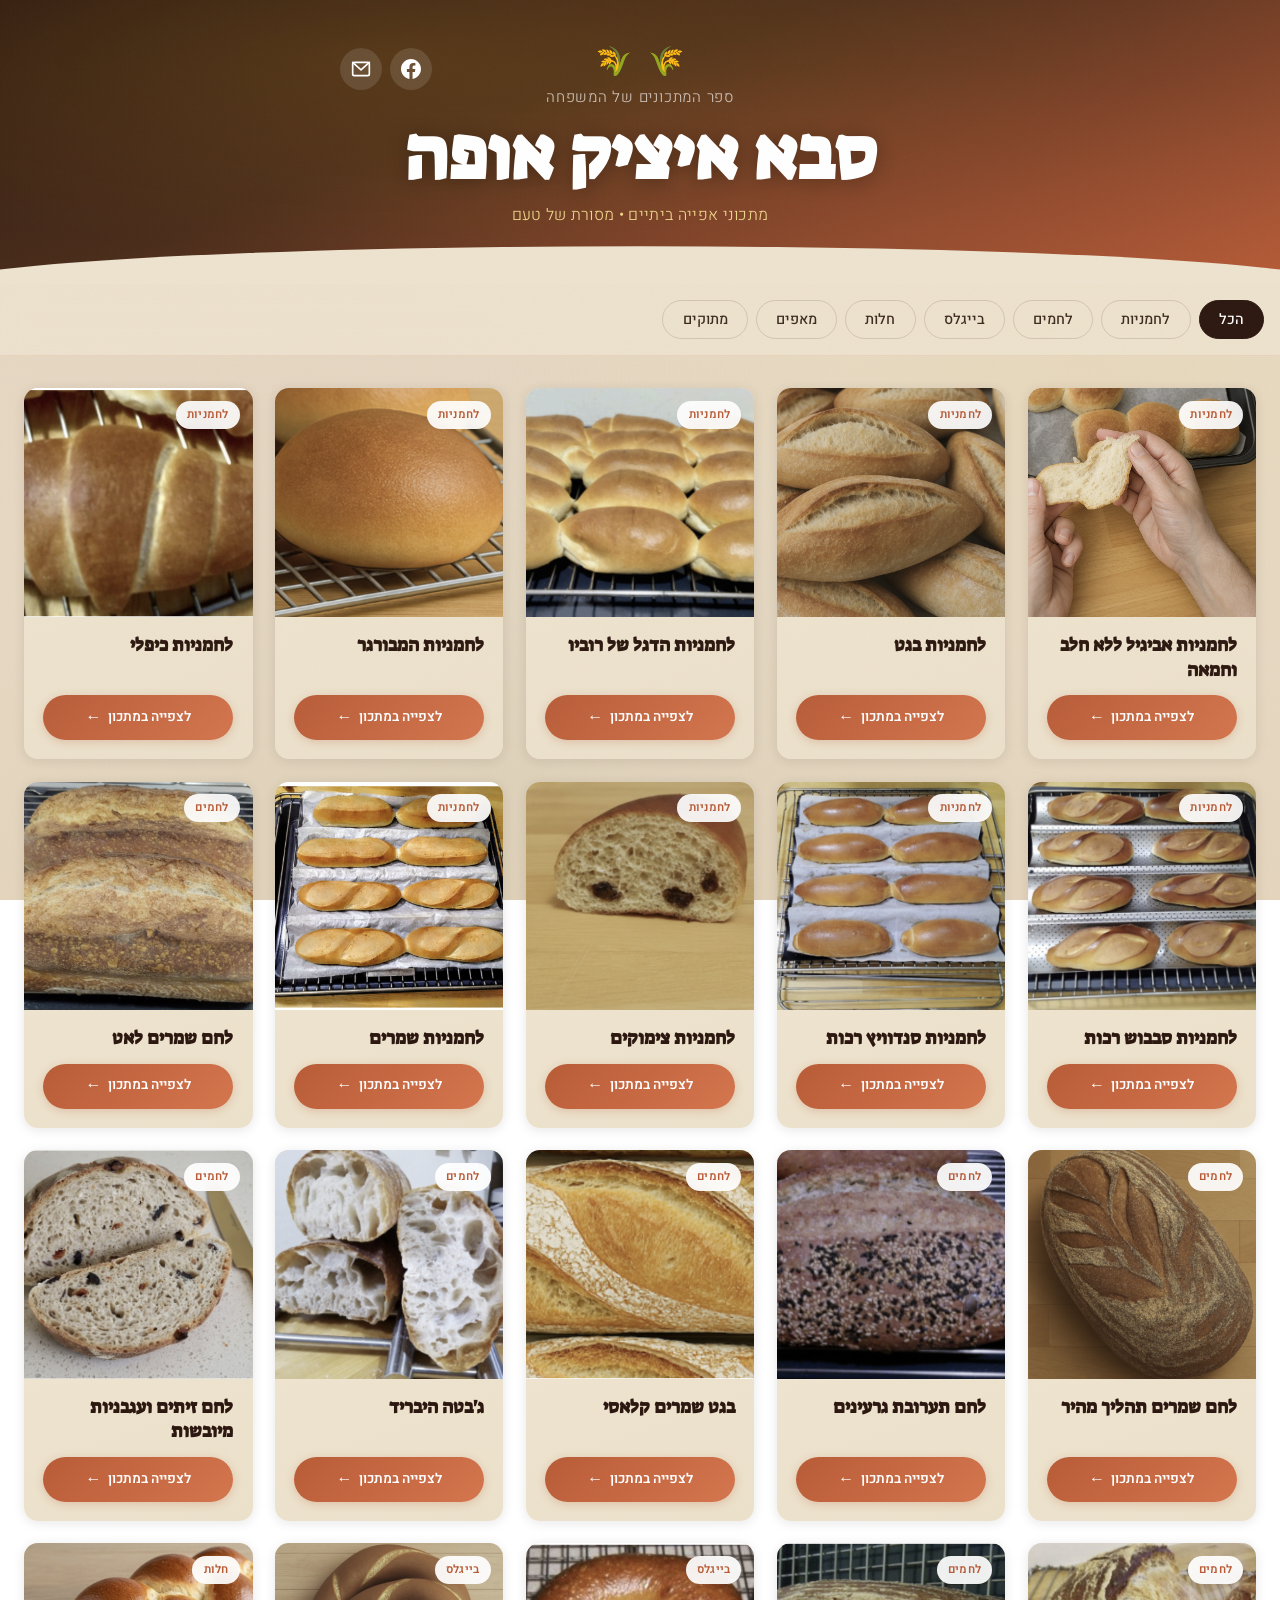
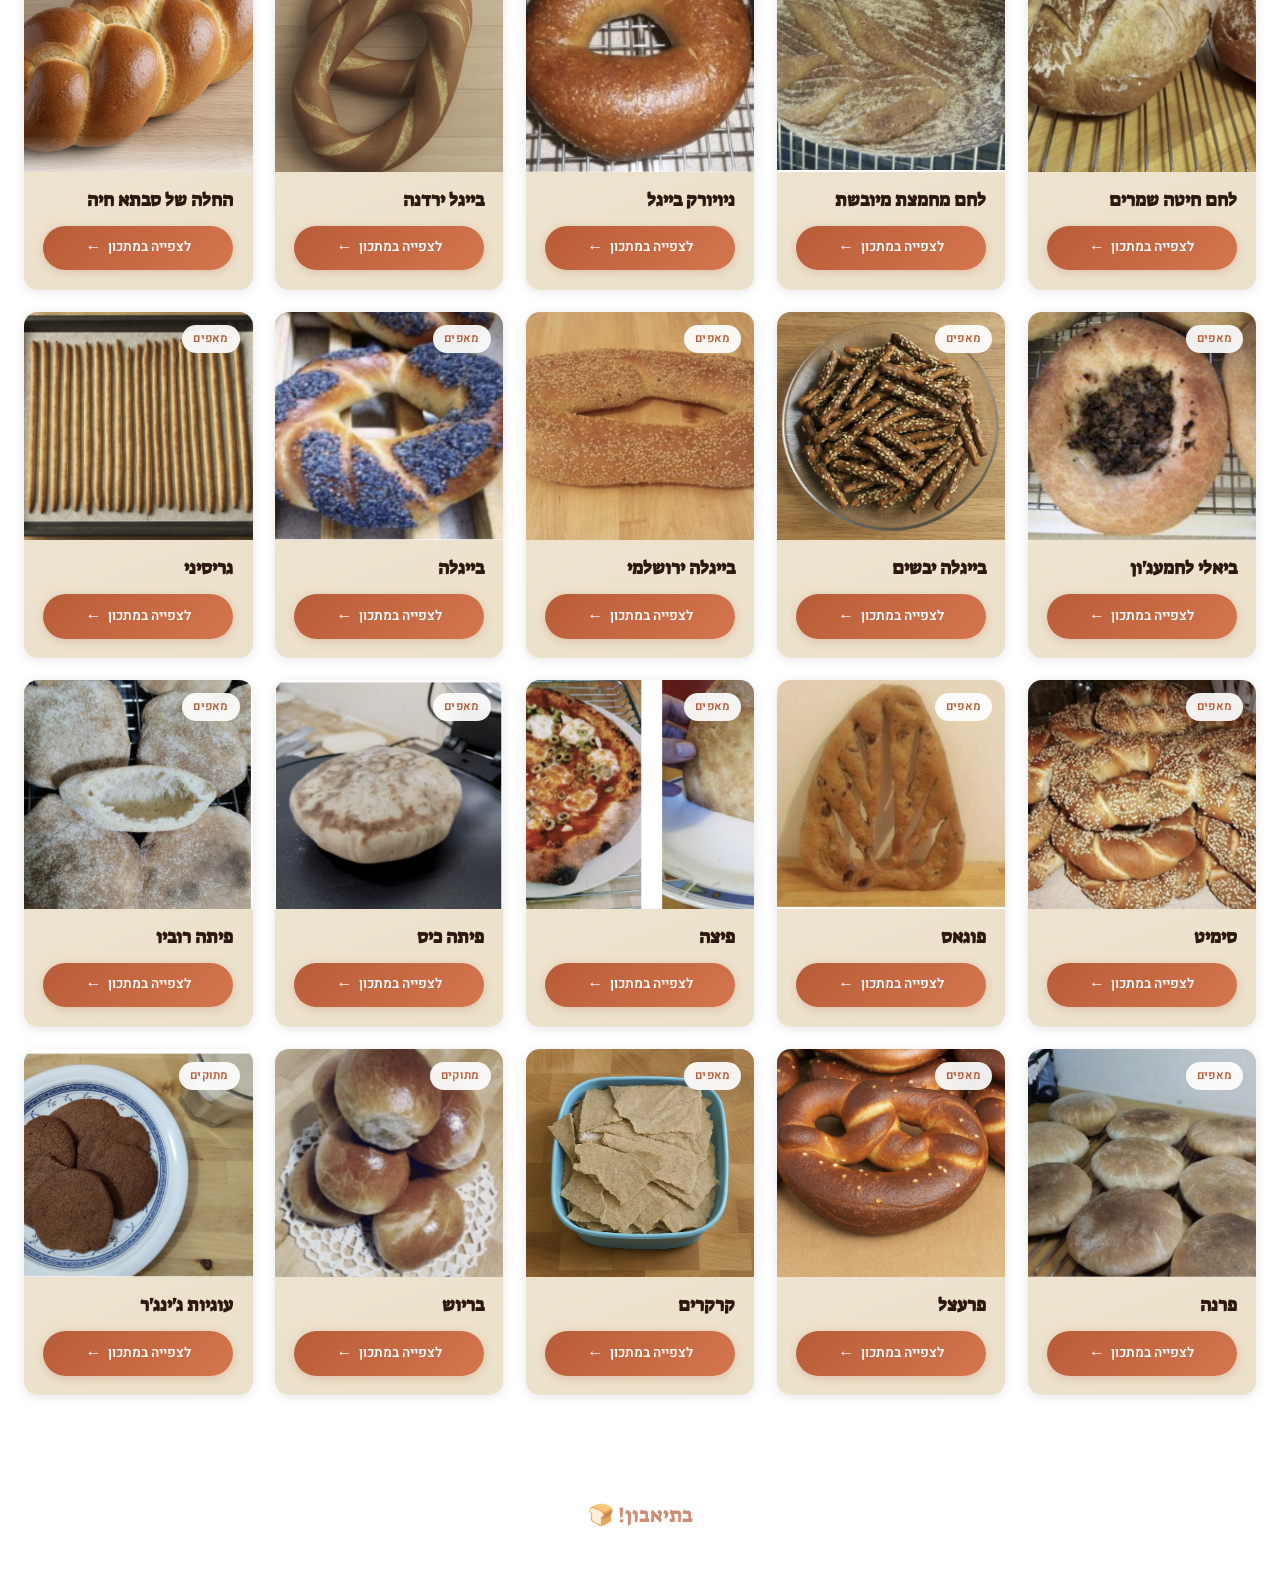
<file: index.html>
<!DOCTYPE html>
<html lang="he" dir="rtl">
<head>
  <meta charset="UTF-8">
  <meta name="viewport" content="width=device-width, initial-scale=1">
  <title>סבא איציק אופה</title>
  <link rel="preconnect" href="https://fonts.googleapis.com">
  <link rel="preconnect" href="https://fonts.gstatic.com" crossorigin>
  <link href="https://fonts.googleapis.com/css2?family=Heebo:wght@300;400;500;600;700&family=Suez+One&display=swap" rel="stylesheet">
  <link rel="stylesheet" href="style.css">
</head>
<body>

  <div class="grain-overlay" aria-hidden="true"></div>

  <header class="site-header">
    <div class="header-inner">
      <div class="header-decoration" aria-hidden="true">
        <span class="wheat wheat-right">🌾</span>
        <span class="wheat wheat-left">🌾</span>
      </div>
      <p class="header-subtitle">ספר המתכונים של המשפחה</p>
      <h1 class="header-title">סבא איציק אופה</h1>
      <p class="header-tagline">מתכוני אפייה ביתיים &#8226; מסורת של טעם</p>
      <div class="header-social">
        <a href="https://www.facebook.com/profile.php?id=61558004886525"
           target="_blank"
           rel="noopener noreferrer"
           class="social-link"
           aria-label="Facebook">
          <svg width="22" height="22" viewBox="0 0 24 24" fill="currentColor"><path d="M24 12.073c0-6.627-5.373-12-12-12s-12 5.373-12 12c0 5.99 4.388 10.954 10.125 11.854v-8.385H7.078v-3.47h3.047V9.43c0-3.007 1.792-4.669 4.533-4.669 1.312 0 2.686.235 2.686.235v2.953H15.83c-1.491 0-1.956.925-1.956 1.874v2.25h3.328l-.532 3.47h-2.796v8.385C19.612 23.027 24 18.062 24 12.073z"/></svg>
        </a>
        <a href="mailto:1946bread@gmail.com"
           class="social-link"
           aria-label="שלח אימייל">
          <svg width="22" height="22" viewBox="0 0 24 24" fill="none" stroke="currentColor" stroke-width="2" stroke-linecap="round" stroke-linejoin="round"><rect x="2" y="4" width="20" height="16" rx="2"/><path d="M22 4L12 13 2 4"/></svg>
        </a>
      </div>
    </div>
  </header>

  <nav class="filter-bar" aria-label="סינון לפי קטגוריה">
    <div class="filter-inner">
      <button class="filter-chip active" data-category="all">הכל</button>
    </div>
  </nav>

  <main class="main-content">
    <div id="recipes-container" class="recipe-grid"></div>
  </main>

  <footer class="site-footer">
    <p>בתיאבון! 🍞</p>
  </footer>

  <!-- ====== RECIPE MODAL OVERLAY ====== -->
  <div class="modal-overlay" id="modal-overlay" aria-hidden="true">
    <div class="modal-backdrop" id="modal-backdrop"></div>

    <div class="modal-container" id="modal-container">
      <!-- Close button -->
      <button class="modal-close" id="modal-close" aria-label="סגור">
        <svg width="24" height="24" viewBox="0 0 24 24" fill="none" stroke="currentColor" stroke-width="2" stroke-linecap="round" stroke-linejoin="round"><line x1="18" y1="6" x2="6" y2="18"/><line x1="6" y1="6" x2="18" y2="18"/></svg>
      </button>

      <!-- Hero image -->
      <div class="modal-hero">
        <img id="modal-image" class="modal-hero-img" alt="">
        <div class="modal-hero-overlay"></div>
        <div class="modal-hero-content">
          <span id="modal-badge" class="recipe-badge"></span>
          <h2 id="modal-title" class="modal-hero-title"></h2>
        </div>
        <!-- Prev / Next inside hero -->
        <button class="modal-nav modal-nav-prev" id="nav-prev" aria-label="המתכון הקודם">
          <svg width="20" height="20" viewBox="0 0 24 24" fill="none" stroke="currentColor" stroke-width="2.5" stroke-linecap="round" stroke-linejoin="round"><path d="M9 18l6-6-6-6"/></svg>
        </button>
        <button class="modal-nav modal-nav-next" id="nav-next" aria-label="המתכון הבא">
          <svg width="20" height="20" viewBox="0 0 24 24" fill="none" stroke="currentColor" stroke-width="2.5" stroke-linecap="round" stroke-linejoin="round"><path d="M15 18l-6-6 6-6"/></svg>
        </button>
      </div>

      <!-- Body -->
      <div class="modal-body">
        <div class="modal-actions">
          <button class="action-btn print-btn" id="modal-print">
            <svg width="18" height="18" viewBox="0 0 24 24" fill="none" stroke="currentColor" stroke-width="2" stroke-linecap="round" stroke-linejoin="round"><polyline points="6 9 6 2 18 2 18 9"/><path d="M6 18H4a2 2 0 0 1-2-2v-5a2 2 0 0 1 2-2h16a2 2 0 0 1 2 2v5a2 2 0 0 1-2 2h-2"/><rect x="6" y="14" width="12" height="8"/></svg>
            הדפסה
          </button>
          <button class="action-btn share-btn" id="modal-share">
            <svg width="18" height="18" viewBox="0 0 24 24" fill="none" stroke="currentColor" stroke-width="2" stroke-linecap="round" stroke-linejoin="round"><circle cx="18" cy="5" r="3"/><circle cx="6" cy="12" r="3"/><circle cx="18" cy="19" r="3"/><line x1="8.59" y1="13.51" x2="15.42" y2="17.49"/><line x1="15.41" y1="6.51" x2="8.59" y2="10.49"/></svg>
            שיתוף
          </button>
        </div>

        <div class="recipe-divider" aria-hidden="true"><span class="divider-icon">🍞</span></div>

        <div id="modal-content" class="recipe-text"></div>

        <div class="recipe-divider" aria-hidden="true"><span class="divider-icon">🌾</span></div>

        <!-- Similar recipes -->
        <section id="modal-similar-section" class="similar-section" style="display:none">
          <h3 class="similar-title">עוד מתכונים שאולי תאהבו</h3>
          <div id="modal-similar-grid" class="similar-grid"></div>
        </section>
      </div>
    </div>
  </div>

<script src="recipes.js"></script>
<script src="app.js"></script>
</body>
</html>
</file>
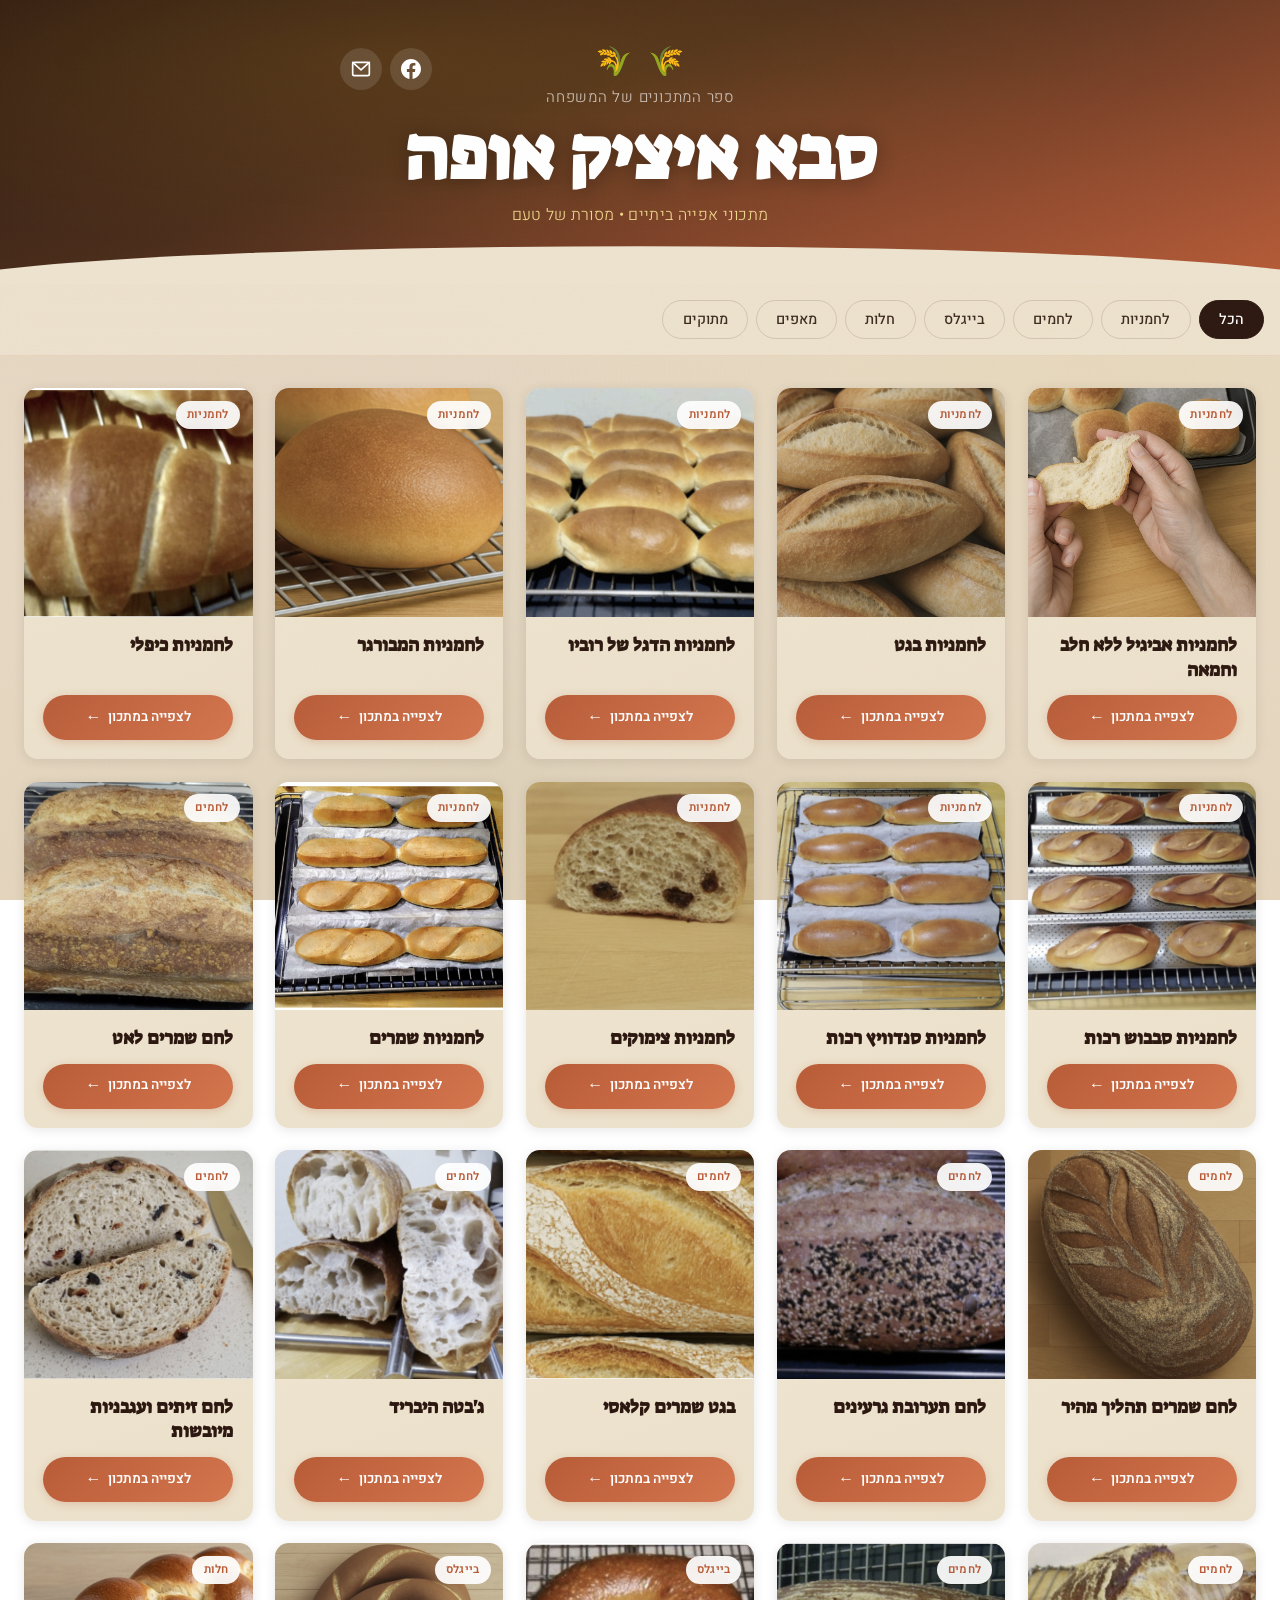
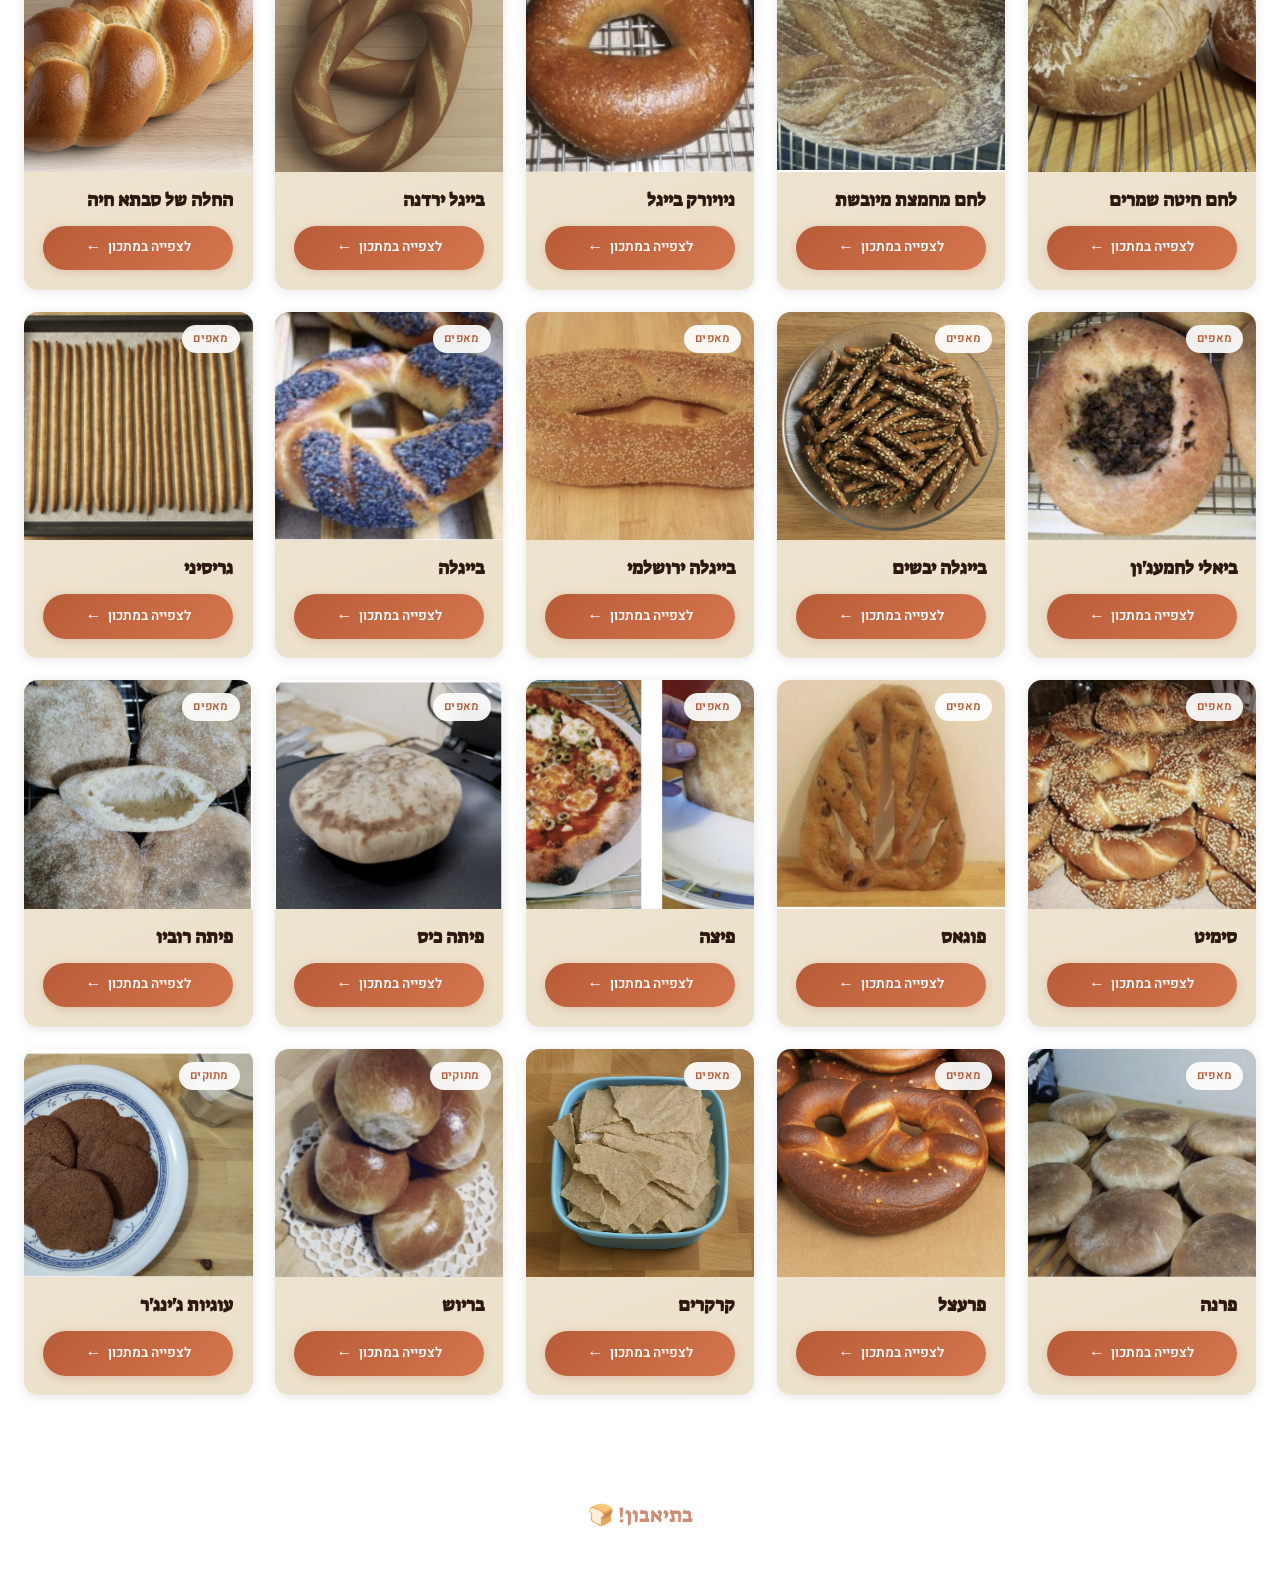
<file: recipe.html>
<!DOCTYPE html>
<html lang="he">
<head>
  <meta charset="UTF-8">
  <title>מתכון — סבא איציק אופה</title>
  <script>
    // Redirect old recipe.html?id=N URLs to index.html#recipe/N
    const id = new URLSearchParams(window.location.search).get("id");
    if (id) {
      window.location.replace("index.html#recipe/" + id);
    } else {
      window.location.replace("index.html");
    }
  </script>
</head>
<body></body>
</html>
</file>
<file: style.css>
/* ============================================
   ARTISANAL HERITAGE COOKBOOK
   Grandpa Itzik's Baking Recipes
   ============================================ */

/* --- Design Tokens --- */
:root {
  --color-parchment: #FBF7F0;
  --color-cream: #F5EDE0;
  --color-surface: #FFFFFF;
  --color-coffee: #2C1810;
  --color-espresso: #1A0F09;
  --color-brown: #3D2B1F;
  --color-terracotta: #B85C38;
  --color-terracotta-light: #D4764E;
  --color-honey: #DAA520;
  --color-honey-soft: #F0D78C;
  --color-sage: #6B7F5E;
  --color-sage-light: #E8EDE4;
  --color-warm-shadow: rgba(44, 24, 16, 0.1);
  --color-warm-shadow-deep: rgba(44, 24, 16, 0.2);

  --font-display: 'Suez One', serif;
  --font-body: 'Heebo', sans-serif;

  --radius-sm: 8px;
  --radius-md: 14px;
  --radius-lg: 24px;

  --transition-smooth: 0.35s cubic-bezier(0.25, 0.46, 0.45, 0.94);
  --transition-bounce: 0.5s cubic-bezier(0.34, 1.56, 0.64, 1);
}

/* --- Reset & Base --- */
*,
*::before,
*::after {
  box-sizing: border-box;
  margin: 0;
  padding: 0;
}

html {
  scroll-behavior: smooth;
}

body {
  font-family: var(--font-body);
  font-weight: 400;
  color: var(--color-brown);
  background:
    radial-gradient(ellipse at 15% 10%, rgba(184, 92, 56, 0.08) 0%, transparent 50%),
    radial-gradient(ellipse at 85% 40%, rgba(218, 165, 32, 0.07) 0%, transparent 40%),
    radial-gradient(ellipse at 40% 90%, rgba(107, 127, 94, 0.06) 0%, transparent 50%),
    linear-gradient(180deg, #EDE3CF 0%, #E8DCC8 40%, #E5D5BD 100%);
  background-attachment: fixed;
  direction: rtl;
  line-height: 1.6;
  min-height: 100vh;
  overflow-x: hidden;
  -webkit-font-smoothing: antialiased;
}

/* --- Grain Texture Overlay --- */
.grain-overlay {
  position: fixed;
  inset: 0;
  pointer-events: none;
  z-index: 9999;
  opacity: 0.03;
  background-image: url("data:image/svg+xml,%3Csvg viewBox='0 0 256 256' xmlns='http://www.w3.org/2000/svg'%3E%3Cfilter id='noise'%3E%3CfeTurbulence type='fractalNoise' baseFrequency='0.9' numOctaves='4' stitchTiles='stitch'/%3E%3C/filter%3E%3Crect width='100%25' height='100%25' filter='url(%23noise)'/%3E%3C/svg%3E");
  background-repeat: repeat;
  background-size: 200px 200px;
}

/* ============================================
   HEADER
   ============================================ */
.site-header {
  position: relative;
  background: linear-gradient(160deg, var(--color-coffee) 0%, #4A2C1A 40%, var(--color-terracotta) 100%);
  padding: 3rem 1.5rem 3.5rem;
  text-align: center;
  overflow: hidden;
}

.site-header::before {
  content: '';
  position: absolute;
  inset: 0;
  background: radial-gradient(ellipse at 30% 20%, rgba(218, 165, 32, 0.15) 0%, transparent 60%),
              radial-gradient(ellipse at 70% 80%, rgba(184, 92, 56, 0.2) 0%, transparent 50%);
  pointer-events: none;
}

.site-header::after {
  content: '';
  position: absolute;
  bottom: -2px;
  left: 0;
  right: 0;
  height: 40px;
  background: #EDE3CF;
  clip-path: ellipse(55% 100% at 50% 100%);
}

.header-inner {
  position: relative;
  z-index: 1;
  max-width: 600px;
  margin: 0 auto;
}

.header-decoration {
  margin-bottom: 0.5rem;
  font-size: 1.8rem;
  line-height: 1;
}

.wheat {
  display: inline-block;
  margin: 0 0.3rem;
  animation: wheat-sway 3s ease-in-out infinite;
}

.wheat-left {
  animation-delay: -1.5s;
  transform: scaleX(-1);
}

@keyframes wheat-sway {
  0%, 100% { transform: rotate(-3deg); }
  50% { transform: rotate(3deg); }
}

.wheat-left {
  animation-name: wheat-sway-mirror;
}

@keyframes wheat-sway-mirror {
  0%, 100% { transform: scaleX(-1) rotate(-3deg); }
  50% { transform: scaleX(-1) rotate(3deg); }
}

.header-subtitle {
  font-family: var(--font-body);
  font-weight: 300;
  font-size: 0.95rem;
  color: rgba(255, 255, 255, 0.7);
  letter-spacing: 0.05em;
  margin-bottom: 0.4rem;
}

.header-title {
  font-family: var(--font-display);
  font-size: clamp(2.5rem, 8vw, 4.5rem);
  color: #FFFFFF;
  line-height: 1.1;
  margin-bottom: 0.5rem;
  text-shadow: 0 2px 20px rgba(0, 0, 0, 0.3);
}

.header-tagline {
  font-family: var(--font-body);
  font-weight: 300;
  font-size: 1rem;
  color: var(--color-honey-soft);
  letter-spacing: 0.02em;
}

.header-social {
  position: absolute;
  top: 0;
  left: 0;
  display: flex;
  gap: 0.5rem;
}

.social-link {
  display: flex;
  align-items: center;
  justify-content: center;
  width: 42px;
  height: 42px;
  border-radius: 50%;
  background: rgba(255, 255, 255, 0.12);
  backdrop-filter: blur(6px);
  color: #FFFFFF;
  transition: background var(--transition-smooth);
}

.social-link:hover {
  background: rgba(255, 255, 255, 0.25);
}

.social-link svg {
  width: 20px;
  height: 20px;
}

/* ============================================
   FILTER BAR
   ============================================ */
.filter-bar {
  position: sticky;
  top: 0;
  z-index: 100;
  background: rgba(237, 227, 207, 0.88);
  backdrop-filter: blur(12px);
  -webkit-backdrop-filter: blur(12px);
  border-bottom: 1px solid rgba(184, 92, 56, 0.1);
  padding: 0.8rem 1rem;
}

.filter-inner {
  display: flex;
  gap: 0.5rem;
  max-width: 1400px;
  margin: 0 auto;
  overflow-x: auto;
  scrollbar-width: none;
  -ms-overflow-style: none;
  padding: 0.2rem 0;
}

.filter-inner::-webkit-scrollbar {
  display: none;
}

.filter-chip {
  flex-shrink: 0;
  font-family: var(--font-body);
  font-weight: 500;
  font-size: 0.9rem;
  padding: 0.5rem 1.2rem;
  border: 1.5px solid rgba(61, 43, 31, 0.15);
  border-radius: 100px;
  background: transparent;
  color: var(--color-brown);
  cursor: pointer;
  transition: all var(--transition-smooth);
  white-space: nowrap;
}

.filter-chip:hover {
  border-color: var(--color-terracotta);
  color: var(--color-terracotta);
  background: rgba(184, 92, 56, 0.06);
}

.filter-chip.active {
  background: var(--color-coffee);
  color: #FFFFFF;
  border-color: var(--color-coffee);
}

/* ============================================
   MAIN CONTENT & RECIPE GRID
   ============================================ */
.main-content {
  max-width: 1400px;
  margin: 0 auto;
  padding: 2rem 1.5rem 4rem;
}

.recipe-grid {
  display: grid;
  grid-template-columns: repeat(auto-fill, minmax(220px, 1fr));
  gap: 1.4rem;
}

/* ============================================
   RECIPE CARD
   ============================================ */
.recipe-card {
  position: relative;
  background: linear-gradient(160deg, #F0E6D2 0%, #EBE0CA 100%);
  border: none;
  border-radius: var(--radius-md);
  overflow: hidden;
  cursor: pointer;
  padding: 0;
  box-shadow: 0 2px 12px var(--color-warm-shadow);
  transition: transform var(--transition-smooth),
              box-shadow var(--transition-smooth);
  animation: card-enter 0.6s cubic-bezier(0.22, 1, 0.36, 1) both;
  display: flex;
  flex-direction: column;
}

.recipe-card:hover {
  transform: translateY(-6px);
  box-shadow: 0 14px 40px var(--color-warm-shadow-deep);
}

.recipe-card:active {
  transform: translateY(-2px);
}

@keyframes card-enter {
  from {
    opacity: 0;
    transform: translateY(30px);
  }
  to {
    opacity: 1;
    transform: translateY(0);
  }
}

/* Card image container */
.card-image-wrap {
  position: relative;
  width: 100%;
  aspect-ratio: 1 / 1;
  overflow: hidden;
  background: var(--color-cream);
}

.card-image-wrap img {
  display: block;
  width: 100%;
  height: 100%;
  object-fit: cover;
  transition: transform 0.6s cubic-bezier(0.22, 1, 0.36, 1);
}

.recipe-card:hover .card-image-wrap img {
  transform: scale(1.08);
}

/* Category badge */
.card-category {
  position: absolute;
  top: 0.8rem;
  right: 0.8rem;
  font-family: var(--font-body);
  font-weight: 600;
  font-size: 0.72rem;
  padding: 0.3rem 0.7rem;
  background: rgba(255, 255, 255, 0.92);
  backdrop-filter: blur(6px);
  border-radius: 100px;
  color: var(--color-terracotta);
  letter-spacing: 0.02em;
  z-index: 2;
}

/* Card body */
.card-body {
  padding: 1rem 1.2rem 1.2rem;
  display: flex;
  flex-direction: column;
  flex: 1;
}

.card-title {
  font-family: var(--font-display);
  font-size: 1.15rem;
  color: var(--color-coffee);
  line-height: 1.35;
  margin-bottom: 0.8rem;
  flex: 1;
}

.card-cta {
  display: inline-flex;
  align-items: center;
  justify-content: center;
  gap: 0.4rem;
  width: 100%;
  font-family: var(--font-body);
  font-weight: 600;
  font-size: 0.85rem;
  color: #FFFFFF;
  text-decoration: none;
  padding: 0.6rem 1rem;
  border-radius: 100px;
  background: linear-gradient(135deg, var(--color-terracotta) 0%, var(--color-terracotta-light) 100%);
  box-shadow: 0 2px 8px rgba(184, 92, 56, 0.25);
  transition: all var(--transition-smooth);
}

.recipe-card:hover .card-cta {
  box-shadow: 0 4px 14px rgba(184, 92, 56, 0.4);
  transform: translateY(-1px);
}

.card-cta-arrow {
  display: inline-block;
  transition: transform var(--transition-smooth);
  font-size: 1rem;
}

.recipe-card:hover .card-cta-arrow {
  transform: translateX(-4px);
}

/* ============================================
   RECIPE PAGE — HERO
   ============================================ */
.recipe-hero {
  position: relative;
  width: 100%;
  height: 55vh;
  min-height: 350px;
  max-height: 550px;
  overflow: hidden;
}

.recipe-hero-img {
  width: 100%;
  height: 100%;
  object-fit: cover;
  animation: hero-zoom 20s ease-in-out infinite alternate;
}

@keyframes hero-zoom {
  from { transform: scale(1); }
  to { transform: scale(1.06); }
}

.recipe-hero-overlay {
  position: absolute;
  inset: 0;
  background:
    linear-gradient(to top, rgba(26, 15, 9, 0.9) 0%, rgba(26, 15, 9, 0.3) 45%, rgba(26, 15, 9, 0.05) 100%),
    linear-gradient(135deg, rgba(184, 92, 56, 0.15) 0%, transparent 50%);
  pointer-events: none;
}

.recipe-hero-content {
  position: absolute;
  bottom: 0;
  left: 0;
  right: 0;
  padding: 2rem 2.5rem 3rem;
  z-index: 2;
  animation: hero-content-enter 0.8s cubic-bezier(0.22, 1, 0.36, 1) both;
}

@keyframes hero-content-enter {
  from {
    opacity: 0;
    transform: translateY(20px);
  }
  to {
    opacity: 1;
    transform: translateY(0);
  }
}

.recipe-badge {
  display: inline-block;
  font-family: var(--font-body);
  font-weight: 600;
  font-size: 0.78rem;
  padding: 0.35rem 1rem;
  background: var(--color-terracotta);
  color: #FFFFFF;
  border-radius: 100px;
  margin-bottom: 0.8rem;
  letter-spacing: 0.03em;
  box-shadow: 0 2px 12px rgba(184, 92, 56, 0.4);
}

.recipe-hero-title {
  font-family: var(--font-display);
  font-size: clamp(2rem, 6vw, 3.2rem);
  color: #FFFFFF;
  text-shadow: 0 2px 20px rgba(0, 0, 0, 0.5);
  line-height: 1.2;
  max-width: 700px;
}

.back-btn {
  position: absolute;
  top: 1.2rem;
  right: 1.2rem;
  z-index: 10;
  display: flex;
  align-items: center;
  justify-content: center;
  width: 48px;
  height: 48px;
  border-radius: 50%;
  border: none;
  background: rgba(255, 255, 255, 0.18);
  backdrop-filter: blur(8px);
  color: #FFFFFF;
  cursor: pointer;
  transition: all var(--transition-smooth);
}

.back-btn:hover {
  background: rgba(255, 255, 255, 0.35);
  transform: scale(1.08);
}

/* ============================================
   RECIPE PAGE — BODY
   ============================================ */
.recipe-page {
  background:
    radial-gradient(ellipse at 20% 0%, rgba(184, 92, 56, 0.1) 0%, transparent 50%),
    radial-gradient(ellipse at 80% 30%, rgba(218, 165, 32, 0.09) 0%, transparent 40%),
    radial-gradient(ellipse at 50% 80%, rgba(107, 127, 94, 0.07) 0%, transparent 50%),
    linear-gradient(180deg, #E8DCC8 0%, #ECDCC5 30%, #E5D5BD 100%);
}

.recipe-body {
  position: relative;
  margin-top: -2.5rem;
  z-index: 5;
}

.recipe-body-inner {
  max-width: 780px;
  margin: 0 auto;
  background:
    linear-gradient(145deg, #F0E6D2 0%, #EBE0CA 50%, #EDE3CF 100%);
  border: 1px solid rgba(184, 92, 56, 0.1);
  border-radius: var(--radius-lg) var(--radius-lg) var(--radius-md) var(--radius-md);
  padding: 2.5rem 2.8rem 3rem;
  box-shadow:
    0 -8px 50px rgba(0, 0, 0, 0.08),
    inset 0 1px 0 rgba(255, 255, 255, 0.6);
  min-height: 50vh;
  animation: body-enter 0.6s 0.2s cubic-bezier(0.22, 1, 0.36, 1) both;
}

@keyframes body-enter {
  from {
    opacity: 0;
    transform: translateY(30px);
  }
  to {
    opacity: 1;
    transform: translateY(0);
  }
}

/* Action bar */
.recipe-actions {
  display: flex;
  gap: 0.7rem;
  margin-bottom: 1.5rem;
  flex-wrap: wrap;
}

.action-btn {
  display: inline-flex;
  align-items: center;
  gap: 0.5rem;
  font-family: var(--font-body);
  font-weight: 600;
  font-size: 0.85rem;
  padding: 0.6rem 1.3rem;
  border: none;
  border-radius: 100px;
  cursor: pointer;
  transition: all var(--transition-smooth);
}

.print-btn {
  background: linear-gradient(135deg, var(--color-coffee) 0%, #4A2C1A 100%);
  color: #FFFFFF;
  box-shadow: 0 2px 10px rgba(44, 24, 16, 0.25);
}

.print-btn:hover {
  transform: translateY(-2px);
  box-shadow: 0 4px 18px rgba(44, 24, 16, 0.35);
}

.share-btn {
  background: linear-gradient(135deg, var(--color-terracotta) 0%, var(--color-terracotta-light) 100%);
  color: #FFFFFF;
  box-shadow: 0 2px 10px rgba(184, 92, 56, 0.3);
}

.share-btn:hover {
  transform: translateY(-2px);
  box-shadow: 0 4px 18px rgba(184, 92, 56, 0.4);
}

.action-btn:active {
  transform: translateY(0);
}

.action-btn svg {
  flex-shrink: 0;
}

/* Decorative divider */
.recipe-divider {
  display: flex;
  align-items: center;
  gap: 1rem;
  margin: 2rem 0;
}

.recipe-divider::before,
.recipe-divider::after {
  content: '';
  flex: 1;
  height: 1px;
  background: linear-gradient(to left,
    transparent,
    rgba(184, 92, 56, 0.2) 20%,
    rgba(218, 165, 32, 0.3) 50%,
    rgba(184, 92, 56, 0.2) 80%,
    transparent
  );
}

.divider-icon {
  font-size: 1.2rem;
  opacity: 0.6;
}

/* Recipe text */
.recipe-text {
  font-family: var(--font-body);
  font-weight: 400;
  font-size: 1.15rem;
  line-height: 2.1;
  color: var(--color-coffee);
  white-space: pre-line;
  text-align: right;
  padding: 0.5rem 0;
}

/* Tip box */
.recipe-tip-box {
  display: flex;
  gap: 0.8rem;
  align-items: flex-start;
  background: linear-gradient(135deg, #FFF8E7 0%, #FFF3D6 100%);
  border: 1px solid rgba(218, 165, 32, 0.25);
  border-radius: var(--radius-md);
  padding: 1.2rem 1.5rem;
  margin-top: 2rem;
}

.tip-icon {
  font-size: 1.4rem;
  flex-shrink: 0;
  margin-top: 0.1rem;
}

.tip-text {
  font-family: var(--font-body);
  font-weight: 400;
  font-size: 0.95rem;
  line-height: 1.7;
  color: var(--color-brown);
}

/* ============================================
   SIMILAR RECIPES SECTION
   ============================================ */
.similar-section {
  margin-top: 1rem;
}

.similar-title {
  font-family: var(--font-display);
  font-size: 1.4rem;
  color: var(--color-coffee);
  margin-bottom: 1.4rem;
  text-align: center;
  position: relative;
}

.similar-title::after {
  content: '';
  display: block;
  width: 60px;
  height: 3px;
  background: linear-gradient(to left, var(--color-terracotta), var(--color-honey));
  border-radius: 3px;
  margin: 0.6rem auto 0;
}

.similar-grid {
  display: grid;
  grid-template-columns: repeat(auto-fill, minmax(150px, 1fr));
  gap: 1rem;
}

.similar-card {
  display: flex;
  flex-direction: column;
  text-decoration: none;
  background: linear-gradient(145deg, rgba(255,255,255,0.7), rgba(245,237,224,0.8));
  border: 1px solid rgba(218, 165, 32, 0.12);
  border-radius: var(--radius-md);
  overflow: hidden;
  transition: transform var(--transition-smooth),
              box-shadow var(--transition-smooth),
              border-color var(--transition-smooth);
  box-shadow: 0 2px 8px var(--color-warm-shadow);
  animation: card-enter 0.5s cubic-bezier(0.22, 1, 0.36, 1) both;
}

.similar-card:hover {
  transform: translateY(-5px);
  box-shadow: 0 8px 28px var(--color-warm-shadow-deep);
  border-color: var(--color-terracotta-light);
}

.similar-card-img-wrap {
  aspect-ratio: 4 / 3;
  overflow: hidden;
}

.similar-card-img-wrap img {
  width: 100%;
  height: 100%;
  object-fit: cover;
  transition: transform 0.5s cubic-bezier(0.22, 1, 0.36, 1);
}

.similar-card:hover .similar-card-img-wrap img {
  transform: scale(1.08);
}

.similar-card-name {
  font-family: var(--font-body);
  font-weight: 600;
  font-size: 0.85rem;
  color: var(--color-coffee);
  padding: 0.7rem 0.8rem;
  line-height: 1.3;
  text-align: center;
  flex-grow: 1;
  display: flex;
  align-items: center;
  justify-content: center;
}

/* ============================================
   RECIPE PAGE — DECORATIVE CORNER ACCENTS
   ============================================ */
.recipe-body-inner::before {
  content: '🌿';
  position: absolute;
  top: 1.2rem;
  left: 1.2rem;
  font-size: 1.5rem;
  opacity: 0.2;
  transform: rotate(-30deg);
  pointer-events: none;
}

.recipe-body-inner {
  position: relative;
}

/* Footer nav in recipe page */
.recipe-footer-nav {
  margin-top: 2.5rem;
  padding-top: 1.5rem;
  border-top: 1px solid rgba(61, 43, 31, 0.08);
  text-align: center;
}

.back-link {
  display: inline-flex;
  align-items: center;
  gap: 0.5rem;
  font-family: var(--font-body);
  font-weight: 600;
  font-size: 0.95rem;
  color: var(--color-surface);
  background: var(--color-coffee);
  border: none;
  border-radius: 100px;
  padding: 0.75rem 1.8rem;
  cursor: pointer;
  transition: all var(--transition-smooth);
}

.back-link:hover {
  background: var(--color-terracotta);
  transform: translateY(-2px);
  box-shadow: 0 4px 16px rgba(184, 92, 56, 0.3);
}

.back-link svg {
  flex-shrink: 0;
}

/* ============================================
   MODAL OVERLAY
   ============================================ */
body.modal-open {
  overflow: hidden;
}

.modal-overlay {
  display: none;
  position: fixed;
  inset: 0;
  z-index: 1000;
  align-items: center;
  justify-content: center;
}

.modal-overlay.open {
  display: flex;
}

/* Blurred backdrop */
.modal-backdrop {
  position: absolute;
  inset: 0;
  background: rgba(44, 24, 16, 0.4);
  backdrop-filter: blur(16px);
  -webkit-backdrop-filter: blur(16px);
  opacity: 0;
  transition: opacity 0.35s ease;
  cursor: pointer;
}

.modal-overlay.visible .modal-backdrop {
  opacity: 1;
}

/* Modal container */
.modal-container {
  position: relative;
  z-index: 2;
  width: calc(100% - 2.5rem);
  max-width: 820px;
  height: calc(100vh - 3rem);
  max-height: calc(100vh - 3rem);
  overflow-y: auto;
  overflow-x: hidden;
  background: linear-gradient(160deg, #F0E6D2 0%, #EBE0CA 50%, #EDE3CF 100%);
  border-radius: var(--radius-lg);
  box-shadow:
    0 24px 80px rgba(26, 15, 9, 0.35),
    0 0 0 1px rgba(184, 92, 56, 0.1);
  opacity: 0;
  transform: translateY(40px) scale(0.97);
  transition: opacity 0.35s ease, transform 0.4s cubic-bezier(0.22, 1, 0.36, 1);
  scrollbar-width: thin;
  scrollbar-color: rgba(184, 92, 56, 0.3) transparent;
}

.modal-container::-webkit-scrollbar {
  width: 6px;
}

.modal-container::-webkit-scrollbar-track {
  background: transparent;
}

.modal-container::-webkit-scrollbar-thumb {
  background: rgba(184, 92, 56, 0.3);
  border-radius: 3px;
}

.modal-overlay.visible .modal-container {
  opacity: 1;
  transform: translateY(0) scale(1);
}

/* Close button */
.modal-close {
  position: absolute;
  top: 1rem;
  left: 1rem;
  z-index: 20;
  display: flex;
  align-items: center;
  justify-content: center;
  width: 44px;
  height: 44px;
  border-radius: 50%;
  border: none;
  background: rgba(0, 0, 0, 0.35);
  backdrop-filter: blur(8px);
  color: #FFFFFF;
  cursor: pointer;
  transition: all var(--transition-smooth);
}

.modal-close:hover {
  background: rgba(0, 0, 0, 0.55);
  transform: scale(1.08);
}

/* Modal hero */
.modal-hero {
  position: relative;
  width: 100%;
  height: 320px;
  overflow: hidden;
  border-radius: var(--radius-lg) var(--radius-lg) 0 0;
}

.modal-hero-img {
  width: 100%;
  height: 100%;
  object-fit: cover;
  animation: hero-zoom 20s ease-in-out infinite alternate;
}

.modal-hero-overlay {
  position: absolute;
  inset: 0;
  background:
    linear-gradient(to top, rgba(26, 15, 9, 0.88) 0%, rgba(26, 15, 9, 0.25) 50%, transparent 100%);
  pointer-events: none;
}

.modal-hero-content {
  position: absolute;
  bottom: 0;
  left: 0;
  right: 0;
  padding: 1.5rem 2rem 2rem;
  z-index: 2;
  animation: hero-content-enter 0.6s 0.15s cubic-bezier(0.22, 1, 0.36, 1) both;
}

.modal-hero-title {
  font-family: var(--font-display);
  font-size: clamp(1.6rem, 5vw, 2.6rem);
  color: #FFFFFF;
  text-shadow: 0 2px 16px rgba(0, 0, 0, 0.5);
  line-height: 1.2;
}

/* Modal body */
.modal-body {
  padding: 2rem 2.5rem 2.5rem;
}

/* Nav buttons (prev/next) — inside hero */
.modal-nav {
  position: absolute;
  top: 50%;
  transform: translateY(-50%);
  z-index: 10;
  display: flex;
  align-items: center;
  justify-content: center;
  width: 42px;
  height: 42px;
  border-radius: 50%;
  border: none;
  background: rgba(255, 255, 255, 0.18);
  backdrop-filter: blur(8px);
  -webkit-backdrop-filter: blur(8px);
  color: #FFFFFF;
  cursor: pointer;
  transition: all var(--transition-smooth);
}

.modal-nav:hover {
  background: rgba(255, 255, 255, 0.35);
  transform: translateY(-50%) scale(1.1);
}

.modal-nav:active {
  transform: translateY(-50%) scale(0.95);
}

.modal-nav-prev {
  right: 0.8rem;
}

.modal-nav-next {
  left: 0.8rem;
}

/* ============================================
   FOOTER
   ============================================ */
.site-footer {
  text-align: center;
  padding: 2.5rem 1rem 3rem;
  font-family: var(--font-display);
  font-size: 1.3rem;
  color: var(--color-terracotta);
  opacity: 0.7;
}

/* ============================================
   PRINT STYLES
   ============================================ */
@media print {
  /* Hide non-essential elements */
  .grain-overlay,
  .back-btn,
  .modal-actions,
  .recipe-actions,
  .recipe-footer-nav,
  .modal-close,
  .modal-nav,
  .modal-backdrop,
  .similar-section,
  .recipe-divider,
  .site-header,
  .filter-bar,
  .main-content,
  .site-footer,
  .header-social,
  .recipe-badge {
    display: none !important;
  }

  body, body.modal-open {
    background: white !important;
    color: black !important;
    overflow: visible !important;
  }

  /* Reset modal for print */
  .modal-overlay, .modal-overlay.open, .modal-overlay.visible {
    display: block !important;
    position: static !important;
    background: none !important;
  }

  .modal-container {
    position: static !important;
    width: 100% !important;
    max-width: 100% !important;
    height: auto !important;
    max-height: none !important;
    overflow: visible !important;
    background: white !important;
    box-shadow: none !important;
    border-radius: 0 !important;
    opacity: 1 !important;
    transform: none !important;
  }

  /* Hero: show image nicely with title below */
  .modal-hero {
    height: auto !important;
    border-radius: 0 !important;
    overflow: visible !important;
  }

  .modal-hero-img {
    width: 50% !important;
    height: auto !important;
    display: block !important;
    margin: 0 auto !important;
    border-radius: 10px !important;
    animation: none !important;
  }

  .modal-hero-overlay {
    display: none !important;
  }

  .modal-hero-content {
    position: static !important;
    padding: 1rem 0 !important;
    text-align: center !important;
    animation: none !important;
  }

  .modal-hero-title {
    color: black !important;
    text-shadow: none !important;
    font-size: 1.8rem !important;
  }

  /* Body */
  .modal-body {
    padding: 0.5rem 0 !important;
  }

  .recipe-text {
    font-size: 12pt !important;
    line-height: 1.8 !important;
    color: black !important;
  }
}

/* ============================================
   RESPONSIVE — TABLET
   ============================================ */
@media (max-width: 1024px) {
  .recipe-grid {
    grid-template-columns: repeat(auto-fill, minmax(200px, 1fr));
    gap: 1.2rem;
  }
}

/* ============================================
   RESPONSIVE — MOBILE
   ============================================ */
@media (max-width: 640px) {
  .site-header {
    padding: 2rem 1rem 2.5rem;
  }

  .header-title {
    font-size: 2.2rem;
  }

  .header-tagline {
    font-size: 0.88rem;
  }

  .header-decoration {
    font-size: 1.4rem;
  }

  .facebook-link {
    top: -0.5rem;
    left: -0.2rem;
    width: 38px;
    height: 38px;
  }

  .filter-bar {
    padding: 0.6rem 0.8rem;
  }

  .filter-chip {
    font-size: 0.82rem;
    padding: 0.4rem 1rem;
  }

  .main-content {
    padding: 1.2rem 1rem 3rem;
  }

  .recipe-grid {
    grid-template-columns: repeat(2, 1fr);
    gap: 0.9rem;
  }

  .card-body {
    padding: 0.7rem 0.8rem 0.9rem;
  }

  .card-title {
    font-size: 0.95rem;
    margin-bottom: 0.5rem;
  }

  .card-cta {
    font-size: 0.78rem;
  }

  .card-category {
    font-size: 0.65rem;
    padding: 0.2rem 0.5rem;
    top: 0.5rem;
    right: 0.5rem;
  }

  /* Recipe page mobile */
  .recipe-hero {
    height: 40vh;
    min-height: 260px;
  }

  .recipe-hero-content {
    padding: 1.5rem 1.2rem 2rem;
  }

  .recipe-hero-title {
    font-size: 1.6rem;
  }

  .recipe-badge {
    font-size: 0.7rem;
    padding: 0.25rem 0.8rem;
  }

  .recipe-body-inner {
    padding: 1.8rem 1.3rem 2.5rem;
    border-radius: var(--radius-md) var(--radius-md) 0 0;
  }

  .recipe-text {
    font-size: 1.05rem;
    line-height: 1.9;
  }

  .recipe-divider {
    margin: 1.5rem 0;
  }

  .similar-grid {
    grid-template-columns: repeat(2, 1fr);
    gap: 0.8rem;
  }

  .similar-title {
    font-size: 1.2rem;
  }

  .similar-card-name {
    font-size: 0.78rem;
    padding: 0.5rem 0.6rem;
  }

  .back-link {
    font-size: 0.88rem;
    padding: 0.65rem 1.4rem;
  }
}

/* Modal responsive — mobile */
@media (max-width: 640px) {
  .modal-container {
    width: 100%;
    height: calc(100vh - 1.5rem);
    max-height: calc(100vh - 1.5rem);
    border-radius: var(--radius-md) var(--radius-md) 0 0;
    margin-top: auto;
    align-self: flex-end;
  }

  .modal-hero {
    height: 240px;
    border-radius: var(--radius-md) var(--radius-md) 0 0;
  }

  .modal-body {
    padding: 1.5rem 1.2rem 2rem;
  }

  .modal-nav {
    width: 36px;
    height: 36px;
  }

  .modal-close {
    top: 0.8rem;
    left: 0.8rem;
    width: 38px;
    height: 38px;
  }

  .modal-hero-content {
    padding: 1.2rem 1.2rem 1.5rem;
  }
}

/* Small phones */
@media (max-width: 380px) {
  .recipe-grid {
    grid-template-columns: 1fr;
    gap: 1rem;
  }

  .card-image-wrap {
    aspect-ratio: 16 / 10;
  }
}
</file>
